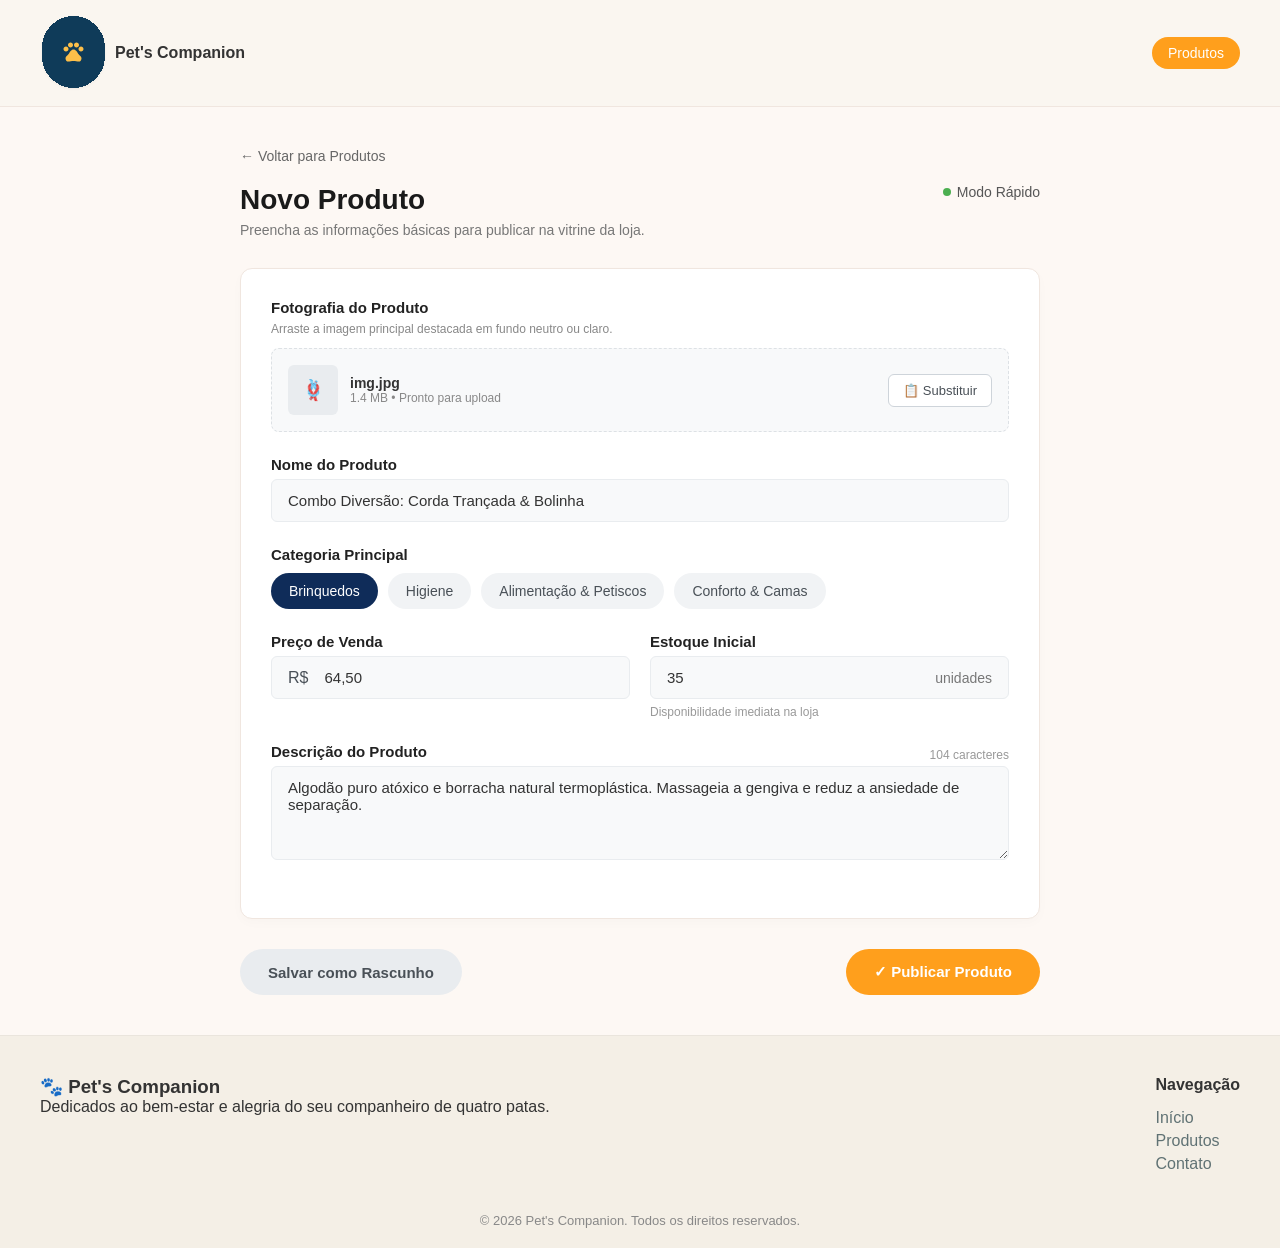
<file: cadastro de produtos/index.html>
<!DOCTYPE html>
<html lang="pt-BR">
<head>
    <meta charset="UTF-8">
    <meta name="viewport" content="width=device-width, initial-scale=1.0">
    <title>Pet's Companion - Cadastro de Produto</title>
    <link rel="stylesheet" href="style.css">
</head>
<body>

    <!-- Cabeçalho -->
    <header class="header">
        <div class="logo">
            <!-- <span class="icon-paw">🐾</span> -->
             <img src="../icones/patinha.svg" alt="logo">
            <strong>Pet's Companion</strong>
        </div>
        <nav class="nav">
            <a href="#" class="nav-link active">Produtos</a>
        </nav>
    </header>

    <!-- Conteúdo Principal -->
    <main class="container">
        <a href="#" class="back-link">&larr; Voltar para Produtos</a>
        
        <div class="page-title-area">
            <div>
                <h1 class="page-title">Novo Produto</h1>
                <p class="page-subtitle">Preencha as informações básicas para publicar na vitrine da loja.</p>
            </div>
            <div class="mode-toggle">
                <span class="dot"></span> Modo Rápido
            </div>
        </div>

        <!-- Formulário -->
        <form class="product-form">
            
            <!-- Fotografia do Produto -->
            <div class="form-group">
                <label class="form-label">Fotografia do Produto</label>
                <p class="form-help">Arraste a imagem principal destacada em fundo neutro ou claro.</p>
                <div class="upload-box">
                    <div class="upload-info">
                        <div class="img-preview">

                            <span style="font-size: 20px;">🪢</span>

                            


                        </div>
                        <div>
                            <p class="filename">img.jpg</p>
                            <p class="filesize">1.4 MB • Pronto para upload</p>
                        </div>
                    </div>
                    <button type="button" class="btn-substitute">📋 Substituir</button>
                </div>
            </div>

            <!-- Nome do Produto -->
            <div class="form-group">
                <label for="product-name" class="form-label">Nome do Produto</label>
                <input type="text" id="product-name" class="form-input" value="Combo Diversão: Corda Trançada & Bolinha">
            </div>

            <!-- Categoria Principal -->
            <div class="form-group">
                <label class="form-label">Categoria Principal</label>
                <div class="categories-grid">
                    <button type="button" class="category-tag active">Brinquedos</button>
                    <button type="button" class="category-tag">Higiene</button>
                    <button type="button" class="category-tag">Alimentação & Petiscos</button>
                    <button type="button" class="category-tag">Conforto & Camas</button>
                </div>
            </div>

            <!-- Preço e Estoque -->
            <div class="form-row-2col">
                <div class="form-group">
                    <label for="price" class="form-label">Preço de Venda</label>
                    <div class="input-prefix-container">
                        <span class="input-prefix">R$</span>
                        <input type="text" id="price" class="form-input" value="64,50">
                    </div>
                </div>
                <div class="form-group">
                    <label for="stock" class="form-label">Estoque Inicial</label>
                    <div class="input-suffix-container">
                        <input type="number" id="stock" class="form-input" value="35">
                        <span class="input-suffix">unidades</span>
                    </div>
                    <span class="stock-hint">Disponibilidade imediata na loja</span>
                </div>
            </div>

            <!-- Descrição -->
            <div class="form-group">
                <div class="label-row">
                    <label for="description" class="form-label">Descrição do Produto</label>
                    <span class="char-count">104 caracteres</span>
                </div>
                <textarea id="description" class="form-textarea" rows="4">Algodão puro atóxico e borracha natural termoplástica. Massageia a gengiva e reduz a ansiedade de separação.</textarea>
            </div>

        </form>

        <!-- Ações do Formulário -->
        <div class="form-actions">
            <button type="button" class="btn-secondary">Salvar como Rascunho</button>
            <button type="submit" class="btn-primary">✓ Publicar Produto</button>
        </div>
    </main>

     <!-- FOOTER / RODAPÉ -->
    <footer class="main-footer">
        <div class="footer-container">
            <div class="footer-brand">
                <h3>🐾 Pet's Companion</h3>
                <p>Dedicados ao bem-estar e alegria do seu companheiro de quatro patas.</p>
            </div>
            <div class="footer-nav">
                <h4>Navegação</h4>
                <a href="#">Início</a>
                <a href="#">Produtos</a>
                <a href="#">Contato</a>
            </div>
        </div>
        <p class="copyright">&copy; 2026 Pet's Companion. Todos os direitos reservados.</p>
    </footer>


</body>
</html>
</file>
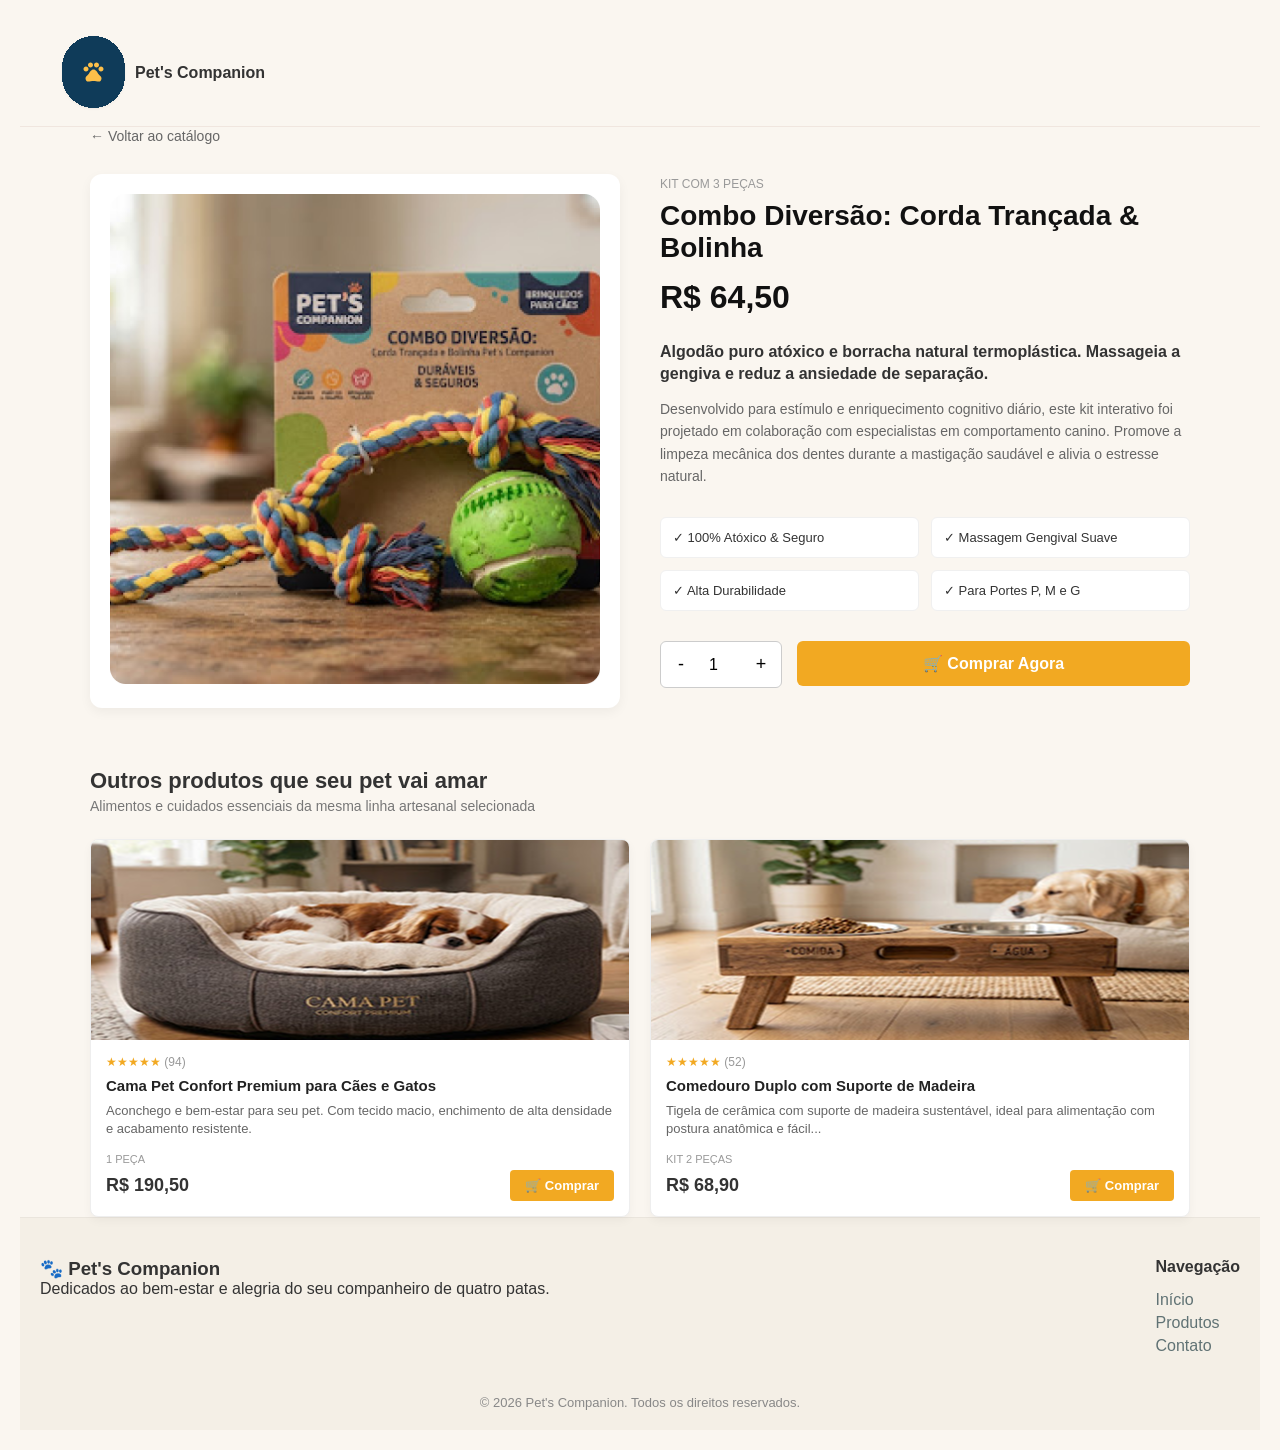
<file: descrição de produtos/index.html>
<!DOCTYPE html>
<html lang="pt-BR">
<head>
    <meta charset="UTF-8">
    <meta name="viewport" content="width=device-width, initial-scale=1.0">
    <title>Descrição de Produto</title>
    <link rel="stylesheet" href="style.css">
</head>
<body>

<!-- Cabeçalho -->
    <header class="header">
        <div class="logo">
             <img src="../icones/patinha.svg" alt="logo">
            <strong>Pet's Companion</strong>
        </div>
        
    </header>

    <main class="container">
        <!-- Link de Voltar -->
        <a href="#" class="back-link">&larr; Voltar ao catálogo</a>

        <!-- Bloco Principal do Produto -->
        <section class="main-product">
            <!-- Imagem do Produto -->
            <div class="product-image">
                <img src="../img/Main High Resolution Image.png" alt="Combo Diversão: Corda Trançada & Bolinha">
            </div>

            <!-- Informações do Produto -->
            <div class="product-details">
                <span class="subtitle">Kit com 3 Peças</span>
                <h1>Combo Diversão: Corda Trançada & Bolinha</h1>
                <div class="price">R$ 64,50</div>

                <p class="description">
                    Algodão puro atóxico e borracha natural termoplástica. Massageia a gengiva e reduz a ansiedade de separação.
                </p>
                <p class="sub-description">
                    Desenvolvido para estímulo e enriquecimento cognitivo diário, este kit interativo foi projetado em colaboração com especialistas em comportamento canino. Promove a limpeza mecânica dos dentes durante a mastigação saudável e alivia o estresse natural.
                </p>

                <!-- Benefícios / Tags -->
                <div class="features">
                    <div class="feature-item">✓ 100% Atóxico & Seguro</div>
                    <div class="feature-item">✓ Massagem Gengival Suave</div>
                    <div class="feature-item">✓ Alta Durabilidade</div>
                    <div class="feature-item">✓ Para Portes P, M e G</div>
                </div>

                <!-- Ações de Compra -->
                <div class="purchase-actions">
                    <div class="quantity-selector">
                        <button>-</button>
                        <input type="number" value="1" min="1">
                        <button>+</button>
                    </div>
                    <button class="buy-button">🛒 Comprar Agora</button>
                </div>
            </div>
        </section>

        <!-- Seção de Recomendados -->
        <section class="recommendations">
            <h2>Outros produtos que seu pet vai amar</h2>
            <p class="section-subtitle">Alimentos e cuidados essenciais da mesma linha artesanal selecionada</p>

            <div class="products-grid">
                <!-- Card 1 -->
                <div class="product-card">
                    <img src="../img/Cama Pet Confort Premium.png" alt="Cama Pet Confort Premium">
                    <div class="card-content">
                        <div class="stars">★★★★★ <span class="reviews">(94)</span></div>
                        <h3>Cama Pet Confort Premium para Cães e Gatos</h3>
                        <p>Aconchego e bem-estar para seu pet. Com tecido macio, enchimento de alta densidade e acabamento resistente.</p>
                        <span class="pieces">1 PEÇA</span>
                        <div class="card-footer">
                            <span class="card-price">R$ 190,50</span>
                            <button class="card-buy-btn">🛒 Comprar</button>
                        </div>
                    </div>
                </div>

                <!-- Card 2 -->
                <div class="product-card">
                    <img src="../img/Comedouro Duplo com Suporte de Madeira.png" alt="Comedouro Duplo">
                    <div class="card-content">
                        <div class="stars">★★★★★ <span class="reviews">(52)</span></div>
                        <h3>Comedouro Duplo com Suporte de Madeira</h3>
                        <p>Tigela de cerâmica com suporte de madeira sustentável, ideal para alimentação com postura anatômica e fácil...</p>
                        <span class="pieces">KIT 2 PEÇAS</span>
                        <div class="card-footer">
                            <span class="card-price">R$ 68,90</span>
                            <button class="card-buy-btn">🛒 Comprar</button>
                        </div>
                    </div>
                </div>
            </div>
        </section>
    </main>




<!-- FOOTER / RODAPÉ -->
    <footer class="main-footer">
        <div class="footer-container">
            <div class="footer-brand">
                <h3>🐾 Pet's Companion</h3>
                <p>Dedicados ao bem-estar e alegria do seu companheiro de quatro patas.</p>
            </div>
            <div class="footer-nav">
                <h4>Navegação</h4>
                <a href="#">Início</a>
                <a href="#">Produtos</a>
                <a href="#">Contato</a>
            </div>
        </div>
        <p class="copyright">&copy; 2026 Pet's Companion. Todos os direitos reservados.</p>
    </footer>




</body>
</html>
</file>
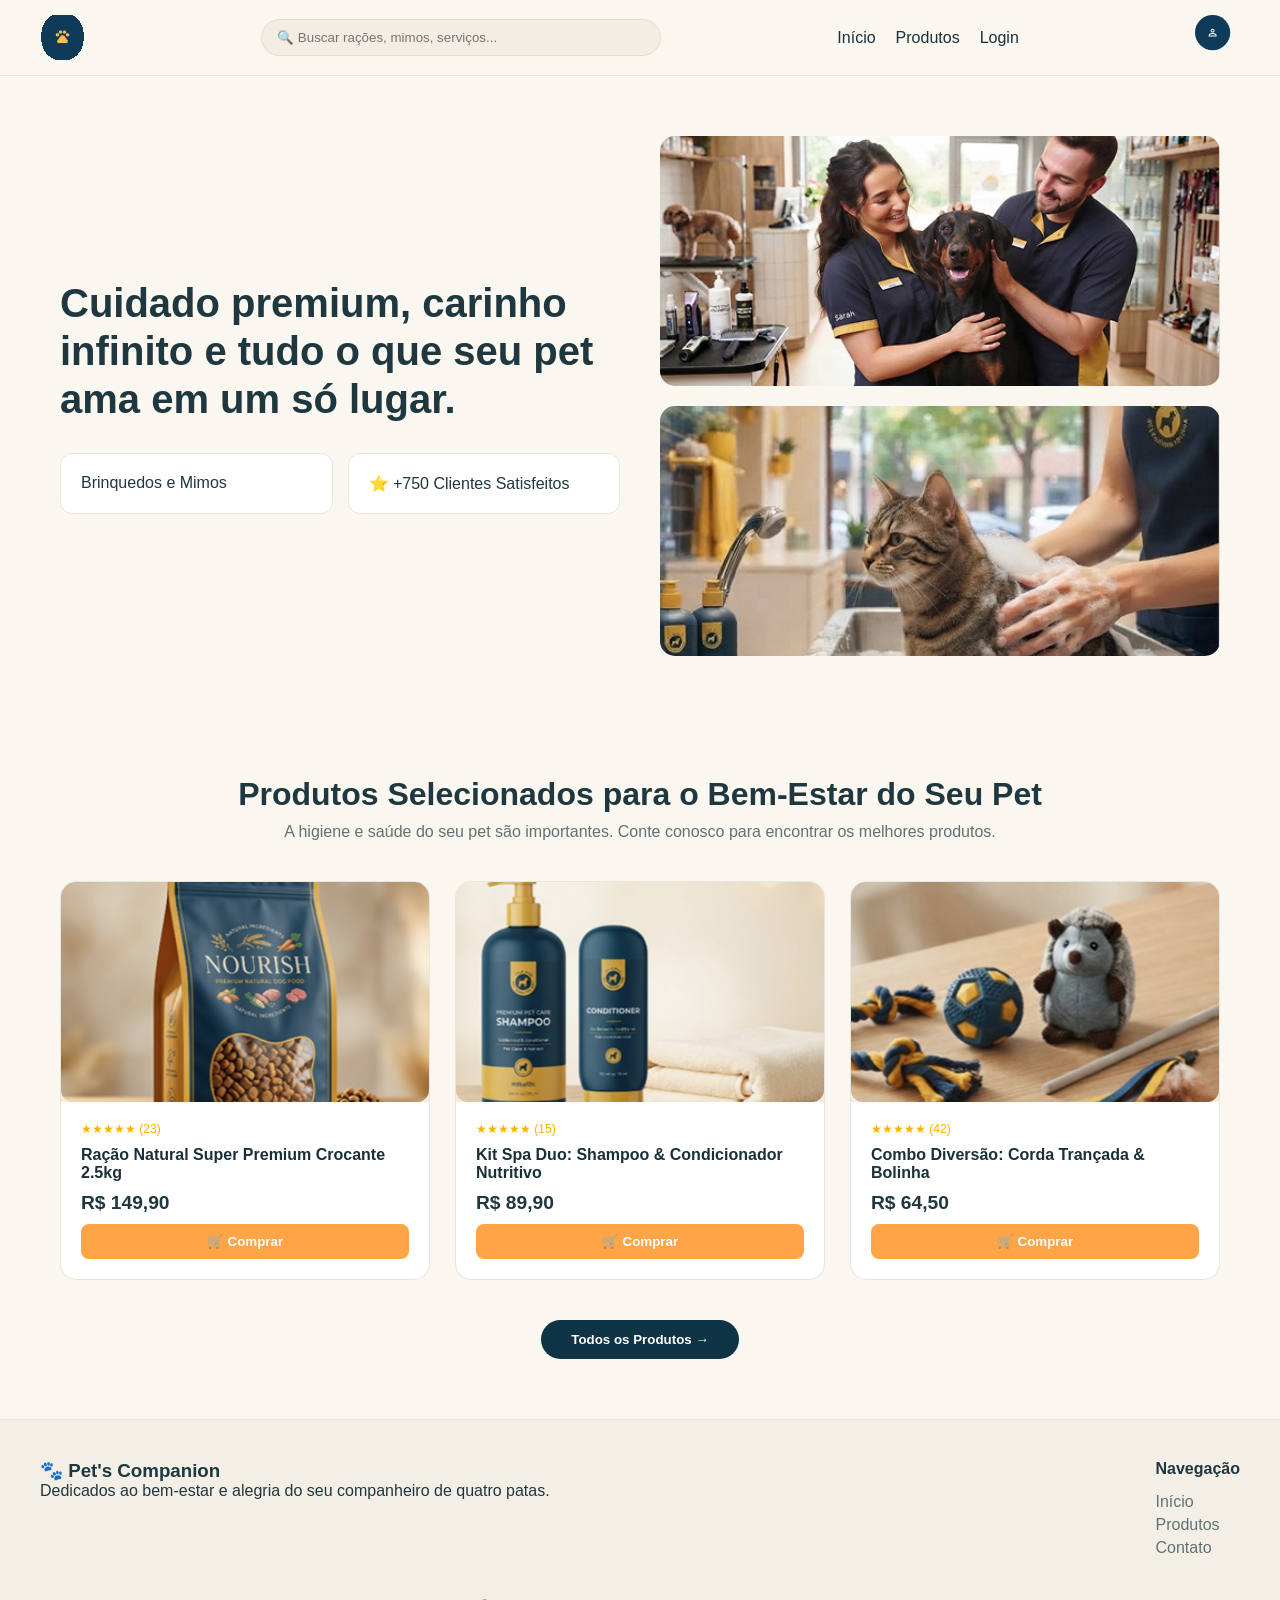
<file: home/index.html>
<!DOCTYPE html>
<html lang="pt-BR">

<head>
    <meta charset="UTF-8">
    <meta name="viewport" content="width=device-width, initial-scale=1.0">
    <title>Pet's Companion</title>
    <link rel="stylesheet" href="style.css">
</head>

<body>

    <!-- HEADER / CABEÇALHO -->
    <header class="main-header">
        <div class="header-container">
            <div class="logo">
                <img src="../icones/patinha.svg" alt="patinha">
            </div>
            <div class="search-bar">
                <input type="text" placeholder="🔍 Buscar rações, mimos, serviços...">
            </div>
            <nav class="nav-menu">
                <a href="#">Início</a>
                <a href="#">Produtos</a>
                <a href="#">Login</a>
            </nav>
            <div class="user-profile">
                <img src="../icones/person login.svg" alt="login">
            </div>
        </div>
    </header>

    <!-- MAIN SECTION / INTRODUÇÃO PRINCIPAL -->
    <main class="main-section">
        <div class="main-container">
            <div class="main-text">
                <h1>Cuidado premium, carinho infinito e tudo o que seu pet ama em um só lugar.</h1>

                <div class="features-grid">
                    <div class="feature-card"> Brinquedos e Mimos </div>
                    <div class="feature-card"> ⭐ +750 Clientes Satisfeitos </div>
                </div>
            </div>

            <div class="main-images">
                <div class="img-placeholder large-img">
                    <img src="../img/Group 3.png" alt="Banho e tosa de cachorro">
                </div>
                <div class="img-placeholder small-img">
                    <img src="../img/Group 2.png" alt="Gato tomando banho">
                </div>
            </div>
        </div>
    </main>

    <!-- SECTION PRODUTOS -->
    <section class="products-section">
        <h2>Produtos Selecionados para o Bem-Estar do Seu Pet</h2>
        <p class="subtitle">A higiene e saúde do seu pet são importantes. Conte conosco para encontrar os melhores
            produtos.</p>

        <div class="products-grid">
            <!-- CARD 1 -->
            <div class="product-card">
                <div class="product-img-box">
                    <img src="../img/ração 1.png" alt="Ração Nourish">
                </div>
                <div class="product-info">
                    <span class="rating">★★★★★ (23)</span>
                    <h3>Ração Natural Super Premium
                        Crocante 2.5kg</h3>
                    <p class="price">R$ 149,90</p>
                    <button class="btn-buy">🛒 Comprar</button>
                </div>
            </div>

            <!-- CARD 2 -->
            <div class="product-card">
                <div class="product-img-box">
                    <img src="../img/shampoo 1.png" alt="Shampoo Pet">
                </div>
                <div class="product-info">
                    <span class="rating">★★★★★ (15)</span>
                    <h3>Kit Spa Duo: Shampoo &
                        Condicionador Nutritivo</h3>
                    <p class="price">R$ 89,90</p>
                    <button class="btn-buy">🛒 Comprar</button>
                </div>
            </div>

            <!-- CARD 3 -->
            <div class="product-card">
                <div class="product-img-box">
                    <img src="../img/brinquedos 1.png" alt="Brinquedos Pet">
                </div>
                <div class="product-info">
                    <span class="rating">★★★★★ (42)</span>
                    <h3>Combo Diversão: Corda Trançada & Bolinha</h3>
                    <p class="price">R$ 64,50</p>
                    <button class="btn-buy">🛒 Comprar</button>
                </div>
            </div>
        </div>

        <div class="center-btn">
            <button class="btn-all-products">Todos os Produtos →</button>
        </div>
    </section>

    <!-- FOOTER / RODAPÉ -->
    <footer class="main-footer">
        <div class="footer-container">
            <div class="footer-brand">
                <h3>🐾 Pet's Companion</h3>
                <p>Dedicados ao bem-estar e alegria do seu companheiro de quatro patas.</p>
            </div>
            <div class="footer-nav">
                <h4>Navegação</h4>
                <a href="#">Início</a>
                <a href="#">Produtos</a>
                <a href="#">Contato</a>
            </div>
        </div>
        <p class="copyright">&copy; 2026 Pet's Companion. Todos os direitos reservados.</p>
    </footer>

</body>

</html>
</file>
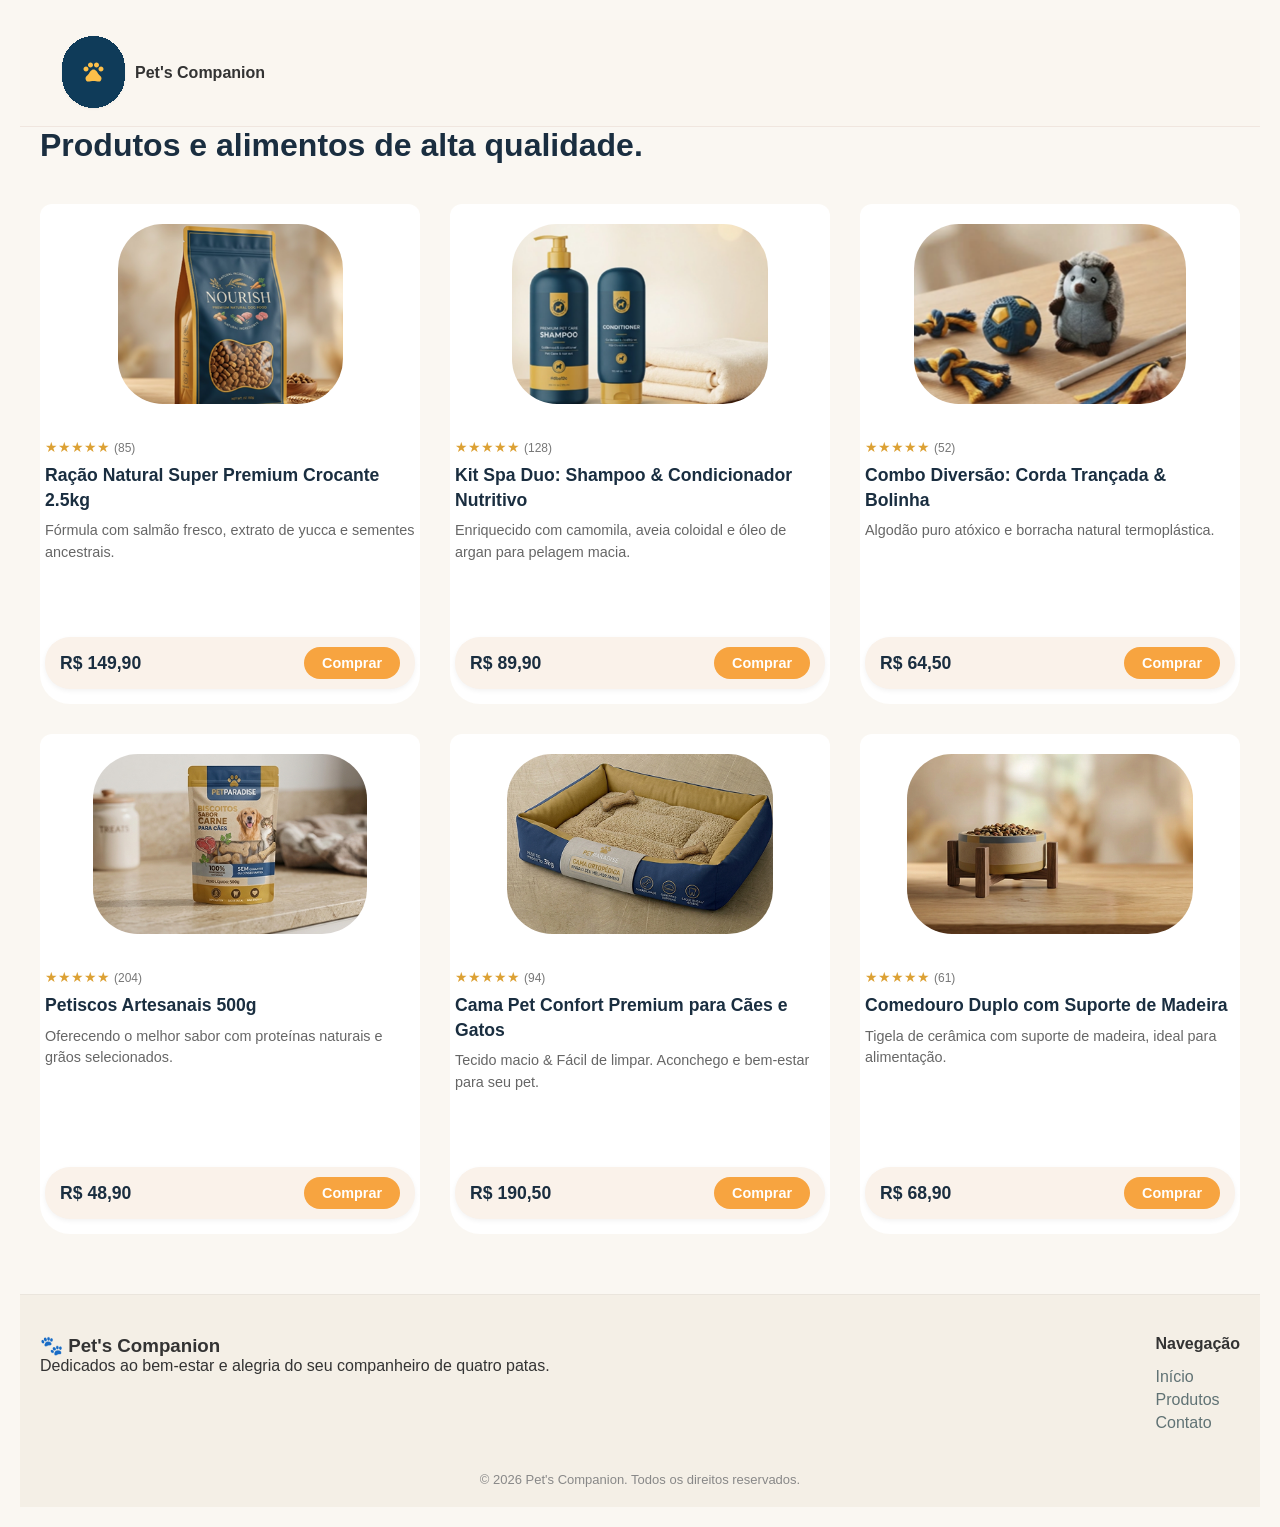
<file: produtos/index.html>
<!DOCTYPE html>
<html lang="en">
<head>
    <meta charset="UTF-8">
    <meta name="viewport" content="width=device-width, initial-scale=1.0">
    <title>Página de Produtos</title>
    <link rel="stylesheet" href="style.css">

    <link rel="preconnect" href="https://fonts.googleapis.com">
  <link rel="preconnect" href="https://fonts.gstatic.com" crossorigin>
  <link href="https://fonts.googleapis.com/css2?family=Hanken+Grotesk:ital,wght@0,100..900;1,100..900&display=swap"
    rel="stylesheet">
    
</head>






<body>
   
    
 <!-- Cabeçalho -->
    <header class="header">
        <div class="logo">
             <img src="../icones/patinha.svg" alt="logo">
            <strong>Pet's Companion</strong>
        </div>
        
    </header>




    <main class="container">
        <h1 class="titulo-pagina">Produtos e alimentos de alta qualidade.</h1>

        <section class="grid-produtos">
            
            <!-- Card 1 -->
            <article class="card">
                <div class="imagem-container">
                    <img src="../img/ração 1.png" alt="Ração">
                </div>
                <div class="card-conteudo">
                    <span class="estrelas">★★★★★ <small>(85)</small></span>
                    <h2>Ração Natural Super Premium Crocante 2.5kg</h2>
                    <p>Fórmula com salmão fresco, extrato de yucca e sementes ancestrais.</p>
                    <div class="card-footer">
                        <div class="preco">R$ 149,90</div>
                        <button class="btn-comprar">Comprar</button>
                    </div>
                </div>
            </article>

            <!-- Card 2 -->
            <article class="card">
                <div class="imagem-container">
                    <img src="../img/shampoo 1.png" alt="Shampoo">
                </div>
                <div class="card-conteudo">
                    <span class="estrelas">★★★★★ <small>(128)</small></span>
                    <h2>Kit Spa Duo: Shampoo & Condicionador Nutritivo</h2>
                    <p>Enriquecido com camomila, aveia coloidal e óleo de argan para pelagem macia.</p>
                    <div class="card-footer">
                        <div class="preco">R$ 89,90</div>
                        <button class="btn-comprar">Comprar</button>
                    </div>
                </div>
            </article>

            <!-- Card 3 -->
            <article class="card">
                <div class="imagem-container">
                    <img src="../img/brinquedos 1.png" alt="Brinquedos">
                </div>
                <div class="card-conteudo">
                    <span class="estrelas">★★★★★ <small>(52)</small></span>
                    <h2>Combo Diversão: Corda Trançada & Bolinha</h2>
                    <p>Algodão puro atóxico e borracha natural termoplástica.</p>
                    <div class="card-footer">
                        <div class="preco">R$ 64,50</div>
                        <button class="btn-comprar">Comprar</button>
                    </div>
                </div>
            </article>

            <!-- Card 4 -->
            <article class="card">
                <div class="imagem-container">
                    <img src="../img/Gemini_Generated_Image_3rmbhy3rmbhy3rmb 2.png" alt="Petiscos">
                </div>
                <div class="card-conteudo">
                    <span class="estrelas">★★★★★ <small>(204)</small></span>
                    <h2>Petiscos Artesanais 500g</h2>
                    <p>Oferecendo o melhor sabor com proteínas naturais e grãos selecionados.</p>
                    <div class="card-footer">
                        <div class="preco">R$ 48,90</div>
                        <button class="btn-comprar">Comprar</button>
                    </div>
                </div>
            </article>

            <!-- Card 5 -->
            <article class="card">
                <div class="imagem-container">
                    <img src="../img/Gemini_Generated_Image_y659yby659yby659 1.png" alt="Cama Pet">
                </div>
                <div class="card-conteudo">
                    <span class="estrelas">★★★★★ <small>(94)</small></span>
                    <h2>Cama Pet Confort Premium para Cães e Gatos</h2>
                    <p>Tecido macio & Fácil de limpar. Aconchego e bem-estar para seu pet.</p>
                    <div class="card-footer">
                        <div class="preco">R$ 190,50</div>
                        <button class="btn-comprar">Comprar</button>
                    </div>
                </div>
            </article>

            <!-- Card 6 -->
            <article class="card">
                <div class="imagem-container">
                    <img src="../img/Gemini_Generated_Image_7btvkg7btvkg7btv 1 (1).png" alt="Comedouro">
                </div>
                <div class="card-conteudo">
                    <span class="estrelas">★★★★★ <small>(61)</small></span>
                    <h2>Comedouro Duplo com Suporte de Madeira</h2>
                    <p>Tigela de cerâmica com suporte de madeira, ideal para alimentação.</p>
                    <div class="card-footer">
                        <div class="preco">R$ 68,90</div>
                        <button class="btn-comprar">Comprar</button>
                    </div>
                </div>
            </article>

        </section>
    </main>



    <!-- FOOTER / RODAPÉ -->
    <footer class="main-footer">
        <div class="footer-container">
            <div class="footer-brand">
                <h3>🐾 Pet's Companion</h3>
                <p>Dedicados ao bem-estar e alegria do seu companheiro de quatro patas.</p>
            </div>
            <div class="footer-nav">
                <h4>Navegação</h4>
                <a href="#">Início</a>
                <a href="#">Produtos</a>
                <a href="#">Contato</a>
            </div>
        </div>
        <p class="copyright">&copy; 2026 Pet's Companion. Todos os direitos reservados.</p>
    </footer>




</body>
</html>
</file>
<file: cadastro de produtos/style.css>
* {
    margin: 0;
    padding: 0;
    box-sizing: border-box;
    font-family: -apple-system, BlinkMacSystemFont, "Segoe UI", Roboto, Helvetica, Arial, sans-serif;
}

body {
    background-color: #FDF8F4;
    color: #333333;
    display: flex;
    flex-direction: column;
    min-height: 100vh;
}

/* Cabeçalho */
.header {
    background-color: #FAF6F0;
    padding: 15px 40px;
    display: flex;
    justify-content: space-between;
    align-items: center;
    border-bottom: 1px solid #F0E6DF;
}

.logo {
    display: flex;
    align-items: center;
    gap: 8px;
}

.icon-paw {
    background-color: #0F2C59;
    padding: 8px;
    border-radius: 50%;
    color: #FF9900;
}

.nav-link.active {
    background-color: #FF9F1C;
    color: #FFFFFF;
    padding: 8px 16px;
    border-radius: 20px;
    text-decoration: none;
    font-weight: 500;
    font-size: 14px;
}

/* Container Principal */
.container {
    max-width: 840px;
    width: 100%;
    margin: 40px auto;
    padding: 0 20px;
    flex: 1;
}

.back-link {
    color: #666666;
    text-decoration: none;
    font-size: 14px;
    display: inline-block;
    margin-bottom: 20px;
}

/* Título da Página */
.page-title-area {
    display: flex;
    justify-content: space-between;
    align-items: flex-start;
    margin-bottom: 30px;
}

.page-title {
    font-size: 28px;
    color: #1A1A1A;
    margin-bottom: 6px;
}

.page-subtitle {
    color: #777777;
    font-size: 14px;
}

.mode-toggle {
    font-size: 14px;
    color: #555555;
    display: flex;
    align-items: center;
    gap: 6px;
}

.mode-toggle .dot {
    width: 8px;
    height: 8px;
    background-color: #4CAF50;
    border-radius: 50%;
}

/* Cartão do Formulário */
.product-form {
    background-color: #FFFFFF;
    border-radius: 12px;
    padding: 30px;
    box-shadow: 0 4px 12px rgba(0, 0, 0, 0.02);
    border: 1px solid #F0E6DF;
}

.form-group {
    margin-bottom: 24px;
}

.form-label {
    display: block;
    font-weight: 600;
    font-size: 15px;
    color: #222222;
    margin-bottom: 6px;
}

.form-help {
    color: #888888;
    font-size: 12px;
    margin-bottom: 12px;
}

/* Upload de Imagem */
.upload-box {
    background-color: #F8F9FA;
    border: 1px dashed #DDE1E5;
    border-radius: 8px;
    padding: 16px;
    display: flex;
    justify-content: space-between;
    align-items: center;
    flex-wrap: wrap;
    gap: 12px;
}

.upload-info {
    display: flex;
    align-items: center;
    gap: 12px;
}

.img-preview {
    width: 50px;
    height: 50px;
    background-color: #E9ECEF;
    border-radius: 6px;
    display: flex;
    align-items: center;
    justify-content: center;
}

.filename {
    font-size: 14px;
    font-weight: 600;
    color: #333333;
}

.filesize {
    font-size: 12px;
    color: #888888;
}

.btn-substitute {
    background: #FFFFFF;
    border: 1px solid #CED4DA;
    padding: 8px 14px;
    border-radius: 6px;
    font-size: 13px;
    cursor: pointer;
    color: #495057;
}

/* Inputs de Texto */
.form-input, .form-textarea {
    width: 100%;
    padding: 12px 16px;
    border: 1px solid #E9ECEF;
    background-color: #F8F9FA;
    border-radius: 6px;
    font-size: 15px;
    color: #333333;
    outline: none;
}

.form-input:focus, .form-textarea:focus {
    border-color: #FF9F1C;
    background-color: #FFFFFF;
}

/* Categorias */
.categories-grid {
    display: flex;
    flex-wrap: wrap;
    gap: 10px;
    margin-top: 10px;
}

.category-tag {
    background-color: #F1F3F5;
    border: none;
    padding: 10px 18px;
    border-radius: 20px;
    font-size: 14px;
    color: #495057;
    cursor: pointer;
    transition: all 0.2s;
}

.category-tag.active {
    background-color: #0F2C59;
    color: #FFFFFF;
    font-weight: 500;
}

/* Fileiras de 2 Colunas */
.form-row-2col {
    display: grid;
    grid-template-columns: 1fr 1fr;
    gap: 20px;
}

/* Preço/Estoque */
.input-prefix-container, .input-suffix-container {
    display: flex;
    align-items: center;
    background-color: #F8F9FA;
    border: 1px solid #E9ECEF;
    border-radius: 6px;
}

.input-prefix-container input, .input-suffix-container input {
    border: none;
    background: transparent;
}

.input-prefix {
    padding-left: 16px;
    color: #495057;
    font-weight: 500;
}

.input-suffix {
    padding-right: 16px;
    color: #777777;
    font-size: 14px;
}

.stock-hint {
    display: block;
    font-size: 12px;
    color: #999999;
    margin-top: 6px;
}

/* Descrição */
.label-row {
    display: flex;
    justify-content: space-between;
    align-items: center;
}

.char-count {
    font-size: 12px;
    color: #999999;
}

.form-textarea {
    resize: vertical;
}

/* Botões de Ação Inferiores */
.form-actions {
    display: flex;
    justify-content: space-between;
    margin-top: 30px;
    gap: 15px;
}

.btn-primary, .btn-secondary {
    padding: 14px 28px;
    border-radius: 25px;
    font-size: 15px;
    font-weight: 600;
    cursor: pointer;
    border: none;
}

.btn-primary {
    background-color: #FF9F1C;
    color: #FFFFFF;
}

.btn-secondary {
    background-color: #E9ECEF;
    color: #495057;
}

/*  FOOTER (RODAPÉ) */
.main-footer {
    background-color: #F4EFE6;
    padding: 40px 20px 20px 20px;
    border-top: 1px solid #EAE5DD;
}

.footer-container {
    max-width: 1200px;
    margin: 0 auto;
    display: flex;
    justify-content: space-between;
    flex-wrap: wrap;
    gap: 30px;
}

.footer-nav {
    display: flex;
    flex-direction: column;
    gap: 5px;
}

.footer-nav h4 { 
    margin-bottom: 10px; 
}

.footer-nav a {
    text-decoration: none;
    color: #607274;
}

.footer-nav a:hover {
    color: #1A3038;
}

.copyright {
    text-align: center;
    margin-top: 40px;
    font-size: 13px;
    color: #888;
}






/* Media Queries para Responsividade (Mobile e Tablet) */
@media (max-width: 768px) {
    .form-row-2col {
        grid-template-columns: 1fr;
    }
    
    .page-title-area {
        flex-direction: column;
        gap: 12px;
    }
    
    .header, .footer {
        flex-direction: column;
        gap: 15px;
        text-align: center;
    }

    .footer-links {
        justify-content: center;
    }

    .form-actions {
        flex-direction: column-reverse;
    }

    .btn-primary, .btn-secondary {
        width: 100%;
    }
}
</file>
<file: descrição de produtos/style.css>
* {
    margin: 0;
    padding: 0;
    box-sizing: border-box;
    font-family: 'Segoe UI', Tahoma, Geneva, Verdana, sans-serif;
}

body {
    background-color: #FAF6F0;
    color: #333;
    padding: 20px;
}

.container {
    max-width: 1100px;
    margin: 0 auto;
}

/* Cabeçalho */
.header {
    background-color: #FAF6F0;
    padding: 15px 40px;
    display: flex;
    justify-content: space-between;
    align-items: center;
    border-bottom: 1px solid #F0E6DF;
}

.logo {
    display: flex;
    align-items: center;
    gap: 8px;
}

.icon-paw {
    background-color: #0F2C59;
    padding: 8px;
    border-radius: 50%;
    color: #FF9900;
}


/* Link Voltar */
.back-link {
    display: inline-block;
    color: #666;
    text-decoration: none;
    font-size: 14px;
    margin-bottom: 30px;
}

/* Bloco Principal (Responsivo com Grid) */
.main-product {
    display: grid;
    grid-template-columns: 1fr;
    gap: 40px;
    margin-bottom: 60px;
}

/*  FOOTER (RODAPÉ) */
.main-footer {
    background-color: #F4EFE6;
    padding: 40px 20px 20px 20px;
    border-top: 1px solid #EAE5DD;
}

.footer-container {
    max-width: 1200px;
    margin: 0 auto;
    display: flex;
    justify-content: space-between;
    flex-wrap: wrap;
    gap: 30px;
}

.footer-nav {
    display: flex;
    flex-direction: column;
    gap: 5px;
}

.footer-nav h4 { 
    margin-bottom: 10px; 
}

.footer-nav a {
    text-decoration: none;
    color: #607274;
}

.footer-nav a:hover {
    color: #1A3038;
}

.copyright {
    text-align: center;
    margin-top: 40px;
    font-size: 13px;
    color: #888;
}

/* Mudança para telas maiores (Computador) */
@media (min-width: 768px) {
    .main-product {
        grid-template-columns: 1fr 1fr;
    }
}

/* Lado da Imagem */
.product-image {
    position: relative;
    background-color: #fff;
    border-radius: 12px;
    padding: 20px;
    box-shadow: 0 4px 12px rgba(0,0,0,0.05);
    text-align: center;
}

.product-image img {
    max-width: 100%;
    height: auto;
    border-radius: 8px;
}

.badge {
    position: absolute;
    top: 20px;
    left: 20px;
    background-color: #000;
    color: #fff;
    font-size: 11px;
    font-weight: bold;
    padding: 6px 12px;
    border-radius: 20px;
}

/* Lado dos Detalhes */
.product-details .subtitle {
    color: #999;
    font-size: 12px;
    text-transform: uppercase;
}

.product-details h1 {
    font-size: 28px;
    margin: 8px 0 15px 0;
    color: #111;
}

.product-details .price {
    font-size: 32px;
    font-weight: bold;
    color: #111;
    margin-bottom: 25px;
}

.product-details .description {
    font-size: 16px;
    font-weight: 600;
    margin-bottom: 12px;
    line-height: 1.4;
}

.product-details .sub-description {
    font-size: 14px;
    color: #666;
    line-height: 1.6;
    margin-bottom: 30px;
}

/* Grid de Benefícios */
.features {
    display: grid;
    grid-template-columns: 1fr;
    gap: 12px;
    margin-bottom: 30px;
}

@media (min-width: 480px) {
    .features {
        grid-template-columns: 1fr 1fr;
    }
}

.feature-item {
    background-color: #fff;
    padding: 12px;
    border-radius: 6px;
    font-size: 13px;
    border: 1px solid #f0f0f0;
}

/* Botões e Seletores */
.purchase-actions {
    display: flex;
    gap: 15px;
    flex-wrap: wrap;
}

.quantity-selector {
    display: flex;
    align-items: center;
    border: 1px solid #ccc;
    border-radius: 6px;
    background: #fff;
}

.quantity-selector button {
    background: none;
    border: none;
    width: 40px;
    height: 45px;
    font-size: 18px;
    cursor: pointer;
}

.quantity-selector input {
    width: 40px;
    border: none;
    text-align: center;
    font-size: 16px;
    outline: none;
}

.buy-button {
    flex: 1;
    min-width: 200px;
    background-color: #f2a922;
    color: #fff;
    border: none;
    border-radius: 6px;
    font-size: 16px;
    font-weight: bold;
    cursor: pointer;
    height: 45px;
    transition: background 0.2s;
}

.buy-button:hover {
    background-color: #d99316;
}

/* --- Seção de Recomendados --- */
.recommendations h2 {
    font-size: 22px;
    margin-bottom: 4px;
}

.recommendations .section-subtitle {
    font-size: 14px;
    color: #777;
    margin-bottom: 25px;
}

.products-grid {
    display: grid;
    grid-template-columns: 1fr;
    gap: 20px;
}

@media (min-width: 600px) {
    .products-grid {
        grid-template-columns: 1fr 1fr;
    }
}

/* Card de Produto */
.product-card {
    background-color: #fff;
    border-radius: 8px;
    overflow: hidden;
    box-shadow: 0 4px 10px rgba(0,0,0,0.04);
    border: 1px solid #eee;
    display: flex;
    flex-direction: column;
}

.product-card img {
    width: 100%;
    height: 200px;
    object-fit: cover;
}

.card-content {
    padding: 15px;
    display: flex;
    flex-direction: column;
    flex-grow: 1;
}

.stars {
    color: #f2a922;
    font-size: 12px;
    margin-bottom: 8px;
}

.reviews {
    color: #999;
}

.product-card h3 {
    font-size: 15px;
    margin-bottom: 8px;
    color: #222;
}

.product-card p {
    font-size: 13px;
    color: #666;
    line-height: 1.4;
    margin-bottom: 15px;
}

.pieces {
    font-size: 11px;
    color: #999;
    margin-top: auto;
    margin-bottom: 5px;
}

.card-footer {
    display: flex;
    justify-content: space-between;
    align-items: center;
}

.card-price {
    font-size: 18px;
    font-weight: bold;
}

.card-buy-btn {
    background-color: #f2a922;
    color: white;
    border: none;
    padding: 8px 15px;
    border-radius: 4px;
    font-weight: bold;
    cursor: pointer;
    font-size: 13px;
}
</file>
<file: home/style.css>
* {
    margin: 0;
    padding: 0;
    box-sizing: border-box;
    font-family: 'Segoe UI', Tahoma, Geneva, Verdana, sans-serif;
}

body {
    background-color: #FAF6F0; /* Cor de fundo bege bem clarinha */
    color: #1f373f; /* Azul escuro para os textos */
}

img {
    width: 100%;
    height: 100%;
    object-fit: cover;
    border-radius: 12px;
}

/* HEADER (CABEÇALHO) */
.main-header {
    background-color: #FAF6F0;
    padding: 15px 20px;
    border-bottom: 1px solid #EAE5DD;
}

.header-container {
    max-width: 1200px;
    margin: 0 auto;
    display: flex;
    align-items: center;
    justify-content: space-between;
    gap: 15px;
}

.logo, .user-profile {
    /* background-color: #1a4558; */
    color: #FFC107;
    width: 45px;
    height: 45px;
    border-radius: 50%;
    display: flex;
    align-items: center;
    justify-content: center;
    font-size: 20px;
}

.search-bar {
    flex: 1;
    max-width: 400px;
}

.search-bar input {
    width: 100%;
    padding: 10px 15px;
    border-radius: 20px;
    border: 1px solid #E2DCD2;
    background-color: #F3EDE4;
    outline: none;
}

.nav-menu {
    display: flex;
    gap: 20px;
}

.nav-menu a {
    text-decoration: none;
    color: #1A3038;
    font-weight: 500;
}

/* MAIN SECTION (INTRODUÇÃO PRINCIPAL) */
.main-section {
    padding: 60px 20px;
    max-width: 1200px;
    margin: 0 auto;
}

.main-container {
    display: grid;
    grid-template-columns: 1fr 1fr;
    gap: 40px;
    align-items: center;
}

.main-text h1 {
    font-size: 2.5rem;
    line-height: 1.2;
    margin-bottom: 30px;
}

.features-grid {
    display: grid;
    grid-template-columns: 1fr 1fr;
    gap: 15px;
}

.feature-card {
    background: #FFFFFF;
    padding: 20px;
    border-radius: 12px;
    border: 1px solid #EAE5DD;
    font-weight: 500;
}

.main-images {
    display: flex;
    flex-direction: column;
    gap: 20px;
}

.img-placeholder {
    background-color: #E2DCD2;
    border-radius: 15px;
    overflow: hidden;
}

.large-img { height: 250px; }
.small-img { height: 250px; }

/*  PRODUTOS */
.products-section {
    max-width: 1200px;
    margin: 60px auto;
    padding: 0 20px;
    text-align: center;
}

.products-section h2 {
    font-size: 2rem;
    margin-bottom: 10px;
}

.subtitle {
    color: #607274;
    margin-bottom: 40px;
}

.products-grid {
    display: grid;
    grid-template-columns: repeat(3, 1fr);
    gap: 25px;
}

.product-card {
    background-color: #FFFFFF;
    border-radius: 16px;
    overflow: hidden;
    border: 1px solid #EAE5DD;
    text-align: left;
    display: flex;
    flex-direction: column;
}

.product-img-box {
    height: 220px;
    background-color: #F3EDE4;
}

.product-info {
    padding: 20px;
    display: flex;
    flex-direction: column;
    gap: 10px;
    flex-grow: 1;
}

.rating {
    font-size: 12px;
    color: #FFB000;
}

.product-info h3 {
    font-size: 1rem;
    color: #1A3038;
}

.price {
    font-weight: bold;
    font-size: 1.2rem;
    margin-top: auto;
}

.btn-buy {
    background-color: #FFA447;
    color: #FFFFFF;
    border: none;
    padding: 10px;
    border-radius: 8px;
    cursor: pointer;
    font-weight: bold;
    width: 100%;
    transition: background-color 0.2s ease;
}

.btn-buy:hover {
    background-color: #e58f36;
}

.center-btn {
    margin-top: 40px;
}

.btn-all-products {
    background-color: #0E3446;
    color: #FFFFFF;
    border: none;
    padding: 12px 30px;
    border-radius: 25px;
    font-weight: bold;
    cursor: pointer;
    transition: background-color 0.2s ease;
}

.btn-all-products:hover {
    background-color: #092432;
}

/* 4. FOOTER (RODAPÉ) */
.main-footer {
    background-color: #F4EFE6;
    padding: 40px 20px 20px 20px;
    border-top: 1px solid #EAE5DD;
}

.footer-container {
    max-width: 1200px;
    margin: 0 auto;
    display: flex;
    justify-content: space-between;
    flex-wrap: wrap;
    gap: 30px;
}

.footer-nav {
    display: flex;
    flex-direction: column;
    gap: 5px;
}

.footer-nav h4 { 
    margin-bottom: 10px; 
}

.footer-nav a {
    text-decoration: none;
    color: #607274;
}

.footer-nav a:hover {
    color: #1A3038;
}

.copyright {
    text-align: center;
    margin-top: 40px;
    font-size: 13px;
    color: #888;
}

/* RESPONSIVIDADE */
@media (max-width: 768px) {
    .header-container {
        flex-direction: column;
        align-items: center;
        text-align: center;
    }
    
    .search-bar {
        width: 100%;
    }
    
    .nav-menu {
        justify-content: center;
        margin-top: 10px;
    }

    .main-container {
        grid-template-columns: 1fr; /* Muda para apenas uma coluna no celular */
        gap: 30px;
    }

    .main-text h1 {
        font-size: 1.8rem;
    }

    .products-grid {
        grid-template-columns: 1fr; /* Os produtos ficam empilhados em um por linha */
    }
    
    .footer-container {
        flex-direction: column;
        text-align: center;
    }
}
</file>
<file: produtos/style.css>
* {
    margin: 0;
    padding: 0;
    box-sizing: border-box;
}

/* Cabeçalho */
.header {
    background-color: #FAF6F0;
    padding: 15px 40px;
    display: flex;
    justify-content: space-between;
    align-items: center;
    border-bottom: 1px solid #F0E6DF;
}

.logo {
    display: flex;
    align-items: center;
    gap: 8px;
}

.icon-paw {
    background-color: #0F2C59;
    padding: 8px;
    border-radius: 50%;
    color: #FF9900;
}



body {
    font-family: Arial, Helvetica, sans-serif;
    background-color: #faf7f2; /* Fundo off-white suave da imagem */
    color: #333;
    padding: 20px;
}

.container {
    max-width: 1200px;
    margin: 0 auto;
    padding-bottom: 60px;
}

.titulo-pagina {
    font-size: 2rem;
    color: #1a2e40;
    margin-bottom: 40px;
    font-weight: bold;
}

/* Grid Responsivo de Produtos */
.grid-produtos {
    display: grid;
    grid-template-columns: repeat(auto-fit, minmax(280px, 1fr));
    gap: 30px;
}

/* Estilização dos Cards */
.card {

    background-color: #fff;
    display: flex;
    flex-direction: column;
    height: 500px;
    border-radius: 30px;
}

.imagem-container {
    background-color: #fff;
    border-radius: 12px;
    overflow: hidden;
    display: flex;
    justify-content: center;
    align-items: center;
    padding: 20px;
    height: 220px;
}

.imagem-container img {

    border-radius: 45px;
    max-width: 100%;
    /* width: 300px; */
    /* height: 200px; */
    max-height: 100%;
    object-fit: contain;
}

.card-conteudo {
    padding: 15px 5px;
    display: flex;
    flex-direction: column;
    flex-grow: 1;
    /* justify-content: center; */
}

.estrelas {
    color: #dca134; /* Cor dourada das estrelas */
    font-size: 0.9rem;
    margin-bottom: 8px;
}

.estrelas small {
    color: #777;
}

.card h2 {
    font-size: 1.1rem;
    color: #1a2e40;
    margin-bottom: 8px;
    line-height: 1.4;
}

.card p {
    font-size: 0.9rem;
    color: #666;
    margin-bottom: 15px;
    line-height: 1.5;
}


/* Alinhamento do Preço e Botão na mesma linha */
.card-footer {
    margin-top: auto;
    display: flex;
    justify-content: space-between;
    align-items: center;
    background-color: #FAF2EA;
    padding: 10px 15px;
    border-radius: 25px; /* Estilo arredondado do container de compra */
    box-shadow: 0 2px 5px rgba(0,0,0,0.05);
}

.preco {
    font-weight: bold;
    font-size: 1.1rem;
    color: #1a2e40;
}

.btn-comprar {
    background-color: #f7a440; /* Laranja do botão */
    color: white;
    border: none;
    padding: 8px 18px;
    border-radius: 20px;
    cursor: pointer;
    font-weight: bold;
    font-size: 0.9rem;
    transition: background 0.2s;
}

.btn-comprar:hover {
    background-color: #e28e2b;
}



/*  FOOTER (RODAPÉ) */
.main-footer {
    background-color: #F4EFE6;
    padding: 40px 20px 20px 20px;
    border-top: 1px solid #EAE5DD;
}

.footer-container {
    max-width: 1200px;
    margin: 0 auto;
    display: flex;
    justify-content: space-between;
    flex-wrap: wrap;
    gap: 30px;
}

.footer-nav {
    display: flex;
    flex-direction: column;
    gap: 5px;
}

.footer-nav h4 { 
    margin-bottom: 10px; 
}

.footer-nav a {
    text-decoration: none;
    color: #607274;
}

.footer-nav a:hover {
    color: #1A3038;
}

.copyright {
    text-align: center;
    margin-top: 40px;
    font-size: 13px;
    color: #888;
}






/* --- responsivo --- */

@media (max-width: 480px) {
    .titulo-pagina {
        font-size: 1.6rem;
    }
    .rodape {
        flex-direction: column;
        text-align: center;
    }
    .navegacao-rodape {
        margin-top: 10px;
    }
    .navegacao-rodape a {
        margin: 0 10px;
    }
}
</file>
